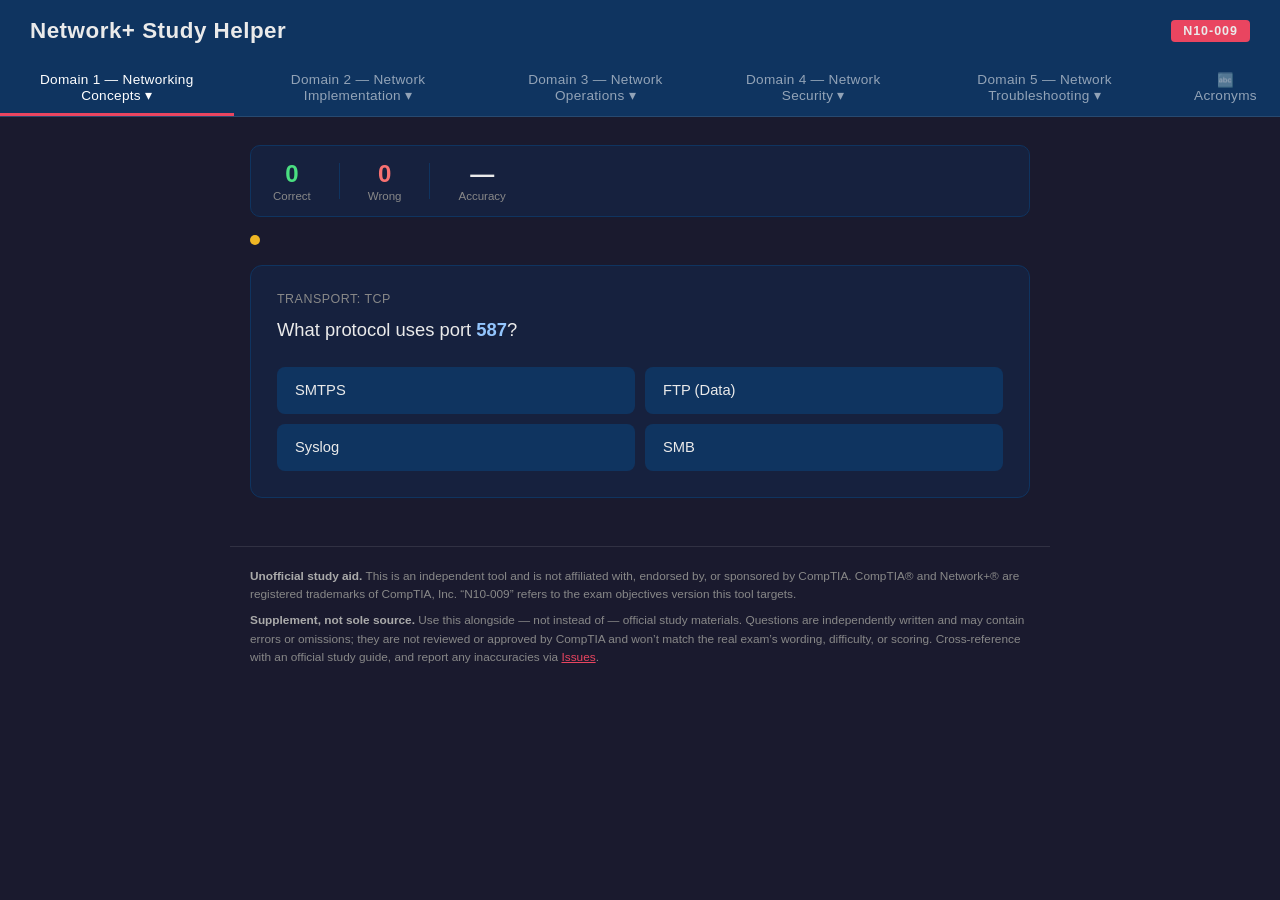
<file: index.html>
<!DOCTYPE html>
<html>
<head>
  <meta charset="utf-8">
  <meta http-equiv="refresh" content="0; url=networkplus.html">
  <title>Redirecting...</title>
</head>
<body>
  <a href="networkplus.html">Click here if not redirected</a>
</body>
</html>
</file>
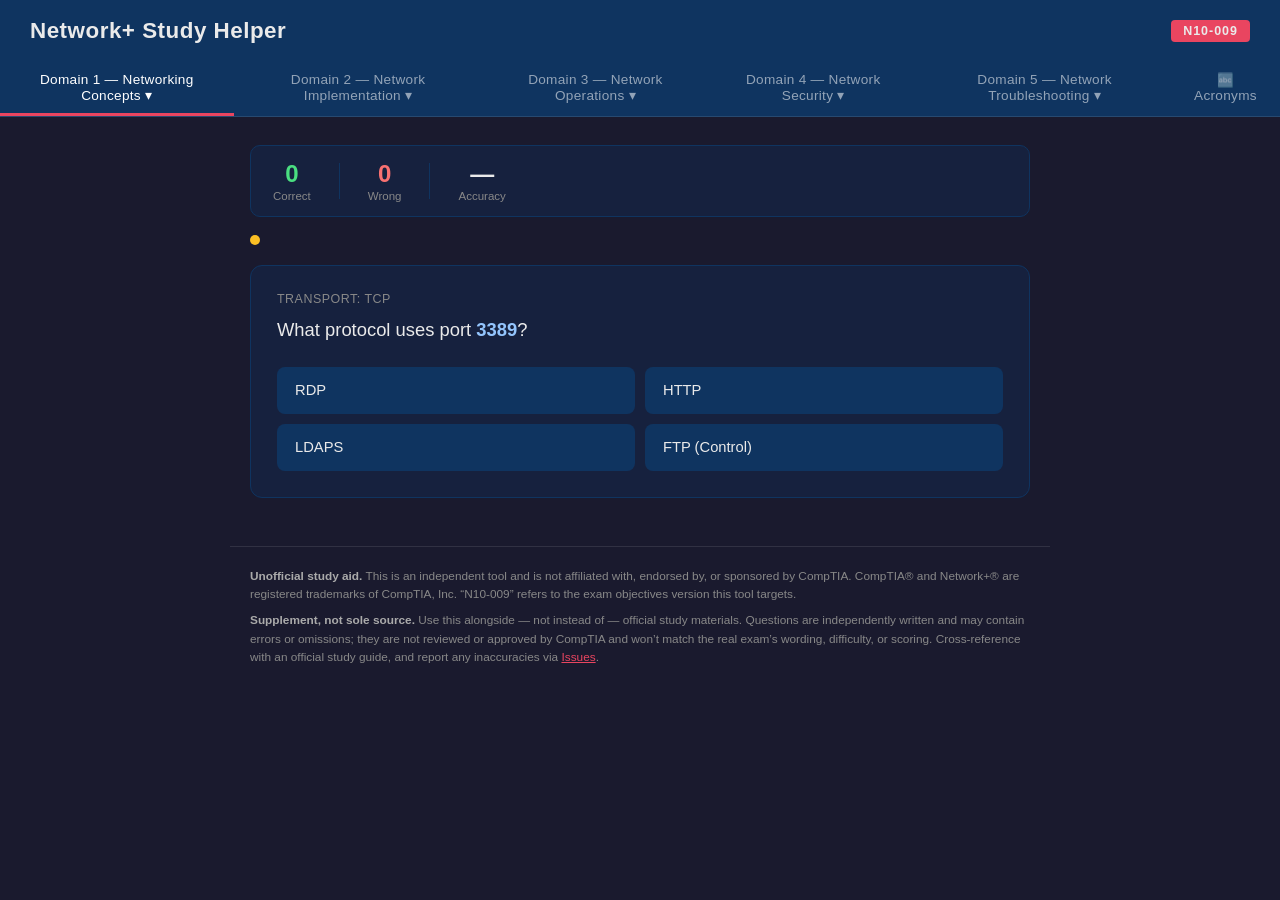
<file: networkplus.html>
<!DOCTYPE html>
<html lang="en">
<head>
  <meta charset="UTF-8">
  <meta name="viewport" content="width=device-width, initial-scale=1.0">
  <title>Network+ Study Helper</title>
  <link rel="stylesheet" href="networkplus.css">
</head>
<body>

<header>
  <h1>Network+ Study Helper</h1>
  <span class="badge">N10-009</span>
</header>

<nav id="domain-nav">
  <div class="domain-dropdown" id="dd-domain1">
    <button class="active" onclick="toggleDomainDropdown('domain1')">Domain 1 — Networking Concepts ▾</button>
    <div class="dropdown-menu" id="domain1-tabs">
      <button class="sec-btn active" onclick="selectSection('ports', 'domain1')">⚡ Ports &amp; Protocols</button>
      <button class="sec-btn" onclick="selectSection('cables', 'domain1')">🔌 Cable Standards</button>
      <button class="sec-btn" onclick="selectSection('classful', 'domain1')">📋 Classful IP</button>
      <button class="sec-btn" onclick="selectSection('fundamental', 'domain1')">🖧 Net Fundamentals</button>
      <button class="sec-btn" onclick="selectSection('cloud', 'domain1')">☁️ Cloud Concepts</button>
      <button class="sec-btn" onclick="selectSection('subnetting', 'domain1')">🧮 Subnetting</button>
    </div>
  </div>
  <div class="domain-dropdown" id="dd-domain2">
    <button onclick="toggleDomainDropdown('domain2')">Domain 2 — Network Implementation ▾</button>
    <div class="dropdown-menu" id="domain2-tabs">
      <button class="sec-btn" onclick="selectSection('routing', 'domain2')">🔀 Routing</button>
      <button class="sec-btn" onclick="selectSection('switching', 'domain2')">🔁 Switching/VLANs</button>
      <button class="sec-btn" onclick="selectSection('wireless', 'domain2')">📶 Wireless</button>
      <button class="sec-btn" onclick="selectSection('physical', 'domain2')">🏗️ Physical Install</button>
    </div>
  </div>
  <div class="domain-dropdown" id="dd-domain3">
    <button onclick="toggleDomainDropdown('domain3')">Domain 3 — Network Operations ▾</button>
    <div class="dropdown-menu" id="domain3-tabs">
      <button class="sec-btn" onclick="selectSection('orgproc', 'domain3')">📑 Org Processes</button>
      <button class="sec-btn" onclick="selectSection('monitoring', 'domain3')">📈 Monitoring</button>
      <button class="sec-btn" onclick="selectSection('dr', 'domain3')">🛟 DR Concepts</button>
      <button class="sec-btn" onclick="selectSection('services', 'domain3')">🌐 IPv4/IPv6 Services</button>
      <button class="sec-btn" onclick="selectSection('access', 'domain3')">🔑 Access &amp; Mgmt</button>
    </div>
  </div>
  <div class="domain-dropdown" id="dd-domain4">
    <button onclick="toggleDomainDropdown('domain4')">Domain 4 — Network Security ▾</button>
    <div class="dropdown-menu" id="domain4-tabs">
      <button class="sec-btn" onclick="selectSection('security', 'domain4')">🛡️ Security Concepts</button>
      <button class="sec-btn" onclick="selectSection('attacks', 'domain4')">💥 Attack Types</button>
      <button class="sec-btn" onclick="selectSection('defenses', 'domain4')">🔒 Security Defenses</button>
    </div>
  </div>
  <div class="domain-dropdown" id="dd-domain5">
    <button onclick="toggleDomainDropdown('domain5')">Domain 5 — Network Troubleshooting ▾</button>
    <div class="dropdown-menu" id="domain5-tabs">
      <button class="sec-btn" onclick="selectSection('troubleshoot', 'domain5')">🧭 Troubleshooting Methodology</button>
      <button class="sec-btn" onclick="selectSection('cabling', 'domain5')">🔌 Cabling & Physical Issues</button>
      <button class="sec-btn" onclick="selectSection('svcissues', 'domain5')">🛠️ Network Service Issues</button>
      <button class="sec-btn" onclick="selectSection('perf', 'domain5')">📉 Performance Issues</button>
      <button class="sec-btn" onclick="selectSection('tools', 'domain5')">🧰 Tools & Protocols</button>
    </div>
  </div>
  <div class="domain-dropdown" id="dd-acronyms">
    <button onclick="selectStandalone('acronyms')">🔤 Acronyms</button>
  </div>
</nav>

<main>

  <!-- ── Ports & Protocols ── -->
  <div id="ports" class="section active">
    <div class="score-bar">
      <div class="score-item s-correct"><div class="val" id="ports-correct">0</div><div class="lbl">Correct</div></div>
      <div class="score-divider"></div>
      <div class="score-item s-wrong"><div class="val" id="ports-wrong">0</div><div class="lbl">Wrong</div></div>
      <div class="score-divider"></div>
      <div class="score-item"><div class="val" id="ports-pct">—</div><div class="lbl">Accuracy</div></div>
    </div>
    <div class="progress-dots" id="ports-dots"></div>
    <div class="card">
      <div class="q-meta" id="ports-meta"></div>
      <div class="q-text" id="ports-question"></div>
      <div class="choices" id="ports-choices"></div>
      <div class="feedback" id="ports-feedback"></div>
      <button class="next-btn" id="ports-next" onclick="nextPortQ()">Next →</button>
    </div>
  </div>

  <!-- ── Cable Standards ── -->
  <div id="cables" class="section">
    <div class="score-bar">
      <div class="score-item s-correct"><div class="val" id="cables-correct">0</div><div class="lbl">Correct</div></div>
      <div class="score-divider"></div>
      <div class="score-item s-wrong"><div class="val" id="cables-wrong">0</div><div class="lbl">Wrong</div></div>
      <div class="score-divider"></div>
      <div class="score-item"><div class="val" id="cables-pct">—</div><div class="lbl">Accuracy</div></div>
    </div>
    <div class="progress-dots" id="cables-dots"></div>
    <div class="card">
      <div class="q-meta" id="cables-meta"></div>
      <div class="q-text" id="cables-question"></div>
      <div class="choices" id="cables-choices"></div>
      <div class="feedback" id="cables-feedback"></div>
      <button class="next-btn" id="cables-next" onclick="nextCableQ()">Next →</button>
    </div>
  </div>

  <!-- ── Classful IP ── -->
  <div id="classful" class="section">
    <div class="score-bar">
      <div class="score-item s-correct"><div class="val" id="classful-correct">0</div><div class="lbl">Correct</div></div>
      <div class="score-divider"></div>
      <div class="score-item s-wrong"><div class="val" id="classful-wrong">0</div><div class="lbl">Wrong</div></div>
      <div class="score-divider"></div>
      <div class="score-item"><div class="val" id="classful-pct">—</div><div class="lbl">Accuracy</div></div>
    </div>
    <div class="progress-dots" id="classful-dots"></div>
    <div class="card">
      <div class="q-meta" id="classful-meta"></div>
      <div class="q-text" id="classful-question"></div>
      <div class="choices" id="classful-choices"></div>
      <div class="feedback" id="classful-feedback"></div>
      <button class="next-btn" id="classful-next" onclick="nextClassfulQ()">Next →</button>
    </div>
  </div>

  <!-- ── Networking Fundamentals ── -->
  <div id="fundamental" class="section">
    <div class="score-bar">
      <div class="score-item s-correct"><div class="val" id="fundamental-correct">0</div><div class="lbl">Correct</div></div>
      <div class="score-divider"></div>
      <div class="score-item s-wrong"><div class="val" id="fundamental-wrong">0</div><div class="lbl">Wrong</div></div>
      <div class="score-divider"></div>
      <div class="score-item"><div class="val" id="fundamental-pct">—</div><div class="lbl">Accuracy</div></div>
    </div>
    <div class="progress-dots" id="fundamental-dots"></div>
    <div class="card">
      <div class="q-meta" id="fundamental-meta"></div>
      <div class="q-text" id="fundamental-question"></div>
      <div class="choices" id="fundamental-choices"></div>
      <div class="feedback" id="fundamental-feedback"></div>
      <button class="next-btn" id="fundamental-next" onclick="nextFundamentalQ()">Next →</button>
    </div>
  </div>

  <!-- ── Cloud Concepts ── -->
  <div id="cloud" class="section">
    <div class="score-bar">
      <div class="score-item s-correct"><div class="val" id="cloud-correct">0</div><div class="lbl">Correct</div></div>
      <div class="score-divider"></div>
      <div class="score-item s-wrong"><div class="val" id="cloud-wrong">0</div><div class="lbl">Wrong</div></div>
      <div class="score-divider"></div>
      <div class="score-item"><div class="val" id="cloud-pct">—</div><div class="lbl">Accuracy</div></div>
    </div>
    <div class="progress-dots" id="cloud-dots"></div>
    <div class="card">
      <div class="q-meta" id="cloud-meta"></div>
      <div class="q-text" id="cloud-question"></div>
      <div class="choices" id="cloud-choices"></div>
      <div class="feedback" id="cloud-feedback"></div>
      <button class="next-btn" id="cloud-next" onclick="nextCloudQ()">Next →</button>
    </div>
  </div>

  <!-- ── Subnetting ── -->
  <div id="subnetting" class="section">
    <div class="score-bar">
      <div class="score-item s-correct"><div class="val" id="subnet-correct">0</div><div class="lbl">Correct</div></div>
      <div class="score-divider"></div>
      <div class="score-item s-wrong"><div class="val" id="subnet-wrong">0</div><div class="lbl">Wrong</div></div>
      <div class="score-divider"></div>
      <div class="score-item"><div class="val" id="subnet-pct">—</div><div class="lbl">Accuracy</div></div>
    </div>
    <div class="card">
      <div class="q-meta" id="subnet-meta"></div>
      <div class="q-text" id="subnet-question"></div>
      <div class="subnet-row">
        <input type="text" id="subnet-answer" placeholder="Your answer…" autocomplete="off" spellcheck="false" />
        <div class="subnet-hint" id="subnet-hint"></div>
        <button class="submit-btn" onclick="checkSubnetQ()">Check Answer</button>
      </div>
      <div class="feedback" id="subnet-feedback"></div>
      <button class="next-btn" id="subnet-next" onclick="nextSubnetQ()">Next →</button>
    </div>
  </div>

  <!-- ── Switching / VLANs (2.2) ── -->
  <div id="switching" class="section">
    <div class="score-bar">
      <div class="score-item s-correct"><div class="val" id="switching-correct">0</div><div class="lbl">Correct</div></div>
      <div class="score-divider"></div>
      <div class="score-item s-wrong"><div class="val" id="switching-wrong">0</div><div class="lbl">Wrong</div></div>
      <div class="score-divider"></div>
      <div class="score-item"><div class="val" id="switching-pct">—</div><div class="lbl">Accuracy</div></div>
    </div>
    <div class="progress-dots" id="switching-dots"></div>
    <div class="card">
      <div class="q-meta" id="switching-meta"></div>
      <div class="q-text" id="switching-question"></div>
      <div class="choices" id="switching-choices"></div>
      <div class="feedback" id="switching-feedback"></div>
      <button class="next-btn" id="switching-next" onclick="nextSwitchingQ()">Next →</button>
    </div>
  </div>

  <!-- ── Wireless (2.3) ── -->
  <div id="wireless" class="section">
    <div class="score-bar">
      <div class="score-item s-correct"><div class="val" id="wireless-correct">0</div><div class="lbl">Correct</div></div>
      <div class="score-divider"></div>
      <div class="score-item s-wrong"><div class="val" id="wireless-wrong">0</div><div class="lbl">Wrong</div></div>
      <div class="score-divider"></div>
      <div class="score-item"><div class="val" id="wireless-pct">—</div><div class="lbl">Accuracy</div></div>
    </div>
    <div class="progress-dots" id="wireless-dots"></div>
    <div class="card">
      <div class="q-meta" id="wireless-meta"></div>
      <div class="q-text" id="wireless-question"></div>
      <div class="choices" id="wireless-choices"></div>
      <div class="feedback" id="wireless-feedback"></div>
      <button class="next-btn" id="wireless-next" onclick="nextWirelessQ()">Next →</button>
    </div>
  </div>

  <!-- ── Routing (2.1) ── -->
  <div id="routing" class="section">
    <div class="score-bar">
      <div class="score-item s-correct"><div class="val" id="routing-correct">0</div><div class="lbl">Correct</div></div>
      <div class="score-divider"></div>
      <div class="score-item s-wrong"><div class="val" id="routing-wrong">0</div><div class="lbl">Wrong</div></div>
      <div class="score-divider"></div>
      <div class="score-item"><div class="val" id="routing-pct">—</div><div class="lbl">Accuracy</div></div>
    </div>
    <div class="progress-dots" id="routing-dots"></div>
    <div class="card">
      <div class="q-meta" id="routing-meta"></div>
      <div class="q-text" id="routing-question"></div>
      <div class="choices" id="routing-choices"></div>
      <div class="feedback" id="routing-feedback"></div>
      <button class="next-btn" id="routing-next" onclick="nextRoutingQ()">Next →</button>
    </div>
  </div>


  <!-- ── Physical Installations (2.4) ── -->
  <div id="physical" class="section">
    <div class="score-bar">
      <div class="score-item s-correct"><div class="val" id="physical-correct">0</div><div class="lbl">Correct</div></div>
      <div class="score-divider"></div>
      <div class="score-item s-wrong"><div class="val" id="physical-wrong">0</div><div class="lbl">Wrong</div></div>
      <div class="score-divider"></div>
      <div class="score-item"><div class="val" id="physical-pct">—</div><div class="lbl">Accuracy</div></div>
    </div>
    <div class="progress-dots" id="physical-dots"></div>
    <div class="card">
      <div class="q-meta" id="physical-meta"></div>
      <div class="q-text" id="physical-question"></div>
      <div class="choices" id="physical-choices"></div>
      <div class="feedback" id="physical-feedback"></div>
      <button class="next-btn" id="physical-next" onclick="nextPhysicalQ()">Next →</button>
    </div>
  </div>

  <!-- ── Organizational Processes & Procedures (3.1) ── -->
  <div id="orgproc" class="section">
    <div class="score-bar">
      <div class="score-item s-correct"><div class="val" id="orgproc-correct">0</div><div class="lbl">Correct</div></div>
      <div class="score-divider"></div>
      <div class="score-item s-wrong"><div class="val" id="orgproc-wrong">0</div><div class="lbl">Wrong</div></div>
      <div class="score-divider"></div>
      <div class="score-item"><div class="val" id="orgproc-pct">—</div><div class="lbl">Accuracy</div></div>
    </div>
    <div class="progress-dots" id="orgproc-dots"></div>
    <div class="card">
      <div class="q-meta" id="orgproc-meta"></div>
      <div class="q-text" id="orgproc-question"></div>
      <div class="choices" id="orgproc-choices"></div>
      <div class="feedback" id="orgproc-feedback"></div>
      <button class="next-btn" id="orgproc-next" onclick="nextOrgProcQ()">Next →</button>
    </div>
  </div>

  <!-- ── Network Monitoring Technologies (3.2) ── -->
  <div id="monitoring" class="section">
    <div class="score-bar">
      <div class="score-item s-correct"><div class="val" id="monitoring-correct">0</div><div class="lbl">Correct</div></div>
      <div class="score-divider"></div>
      <div class="score-item s-wrong"><div class="val" id="monitoring-wrong">0</div><div class="lbl">Wrong</div></div>
      <div class="score-divider"></div>
      <div class="score-item"><div class="val" id="monitoring-pct">—</div><div class="lbl">Accuracy</div></div>
    </div>
    <div class="progress-dots" id="monitoring-dots"></div>
    <div class="card">
      <div class="q-meta" id="monitoring-meta"></div>
      <div class="q-text" id="monitoring-question"></div>
      <div class="choices" id="monitoring-choices"></div>
      <div class="feedback" id="monitoring-feedback"></div>
      <button class="next-btn" id="monitoring-next" onclick="nextMonitoringQ()">Next →</button>
    </div>
  </div>

  <!-- ── Disaster Recovery Concepts (3.3) ── -->
  <div id="dr" class="section">
    <div class="score-bar">
      <div class="score-item s-correct"><div class="val" id="dr-correct">0</div><div class="lbl">Correct</div></div>
      <div class="score-divider"></div>
      <div class="score-item s-wrong"><div class="val" id="dr-wrong">0</div><div class="lbl">Wrong</div></div>
      <div class="score-divider"></div>
      <div class="score-item"><div class="val" id="dr-pct">—</div><div class="lbl">Accuracy</div></div>
    </div>
    <div class="progress-dots" id="dr-dots"></div>
    <div class="card">
      <div class="q-meta" id="dr-meta"></div>
      <div class="q-text" id="dr-question"></div>
      <div class="choices" id="dr-choices"></div>
      <div class="feedback" id="dr-feedback"></div>
      <button class="next-btn" id="dr-next" onclick="nextDrQ()">Next →</button>
    </div>
  </div>

  <!-- ── IPv4 and IPv6 Network Services (3.4) ── -->
  <div id="services" class="section">
    <div class="score-bar">
      <div class="score-item s-correct"><div class="val" id="services-correct">0</div><div class="lbl">Correct</div></div>
      <div class="score-divider"></div>
      <div class="score-item s-wrong"><div class="val" id="services-wrong">0</div><div class="lbl">Wrong</div></div>
      <div class="score-divider"></div>
      <div class="score-item"><div class="val" id="services-pct">—</div><div class="lbl">Accuracy</div></div>
    </div>
    <div class="progress-dots" id="services-dots"></div>
    <div class="card">
      <div class="q-meta" id="services-meta"></div>
      <div class="q-text" id="services-question"></div>
      <div class="choices" id="services-choices"></div>
      <div class="feedback" id="services-feedback"></div>
      <button class="next-btn" id="services-next" onclick="nextServicesQ()">Next →</button>
    </div>
  </div>

  <div id="access" class="section">
    <div class="score-bar">
      <div class="score-item s-correct"><div class="val" id="access-correct">0</div><div class="lbl">Correct</div></div>
      <div class="score-divider"></div>
      <div class="score-item s-wrong"><div class="val" id="access-wrong">0</div><div class="lbl">Wrong</div></div>
      <div class="score-divider"></div>
      <div class="score-item"><div class="val" id="access-pct">—</div><div class="lbl">Accuracy</div></div>
    </div>
    <div class="progress-dots" id="access-dots"></div>
    <div class="card">
      <div class="q-meta" id="access-meta"></div>
      <div class="q-text" id="access-question"></div>
      <div class="choices" id="access-choices"></div>
      <div class="feedback" id="access-feedback"></div>
      <button class="next-btn" id="access-next" onclick="nextAccessQ()">Next →</button>
    </div>
  </div>

  <!-- ── Basic Network Security Concepts (4.1) ── -->
  <div id="security" class="section">
    <div class="score-bar">
      <div class="score-item s-correct"><div class="val" id="security-correct">0</div><div class="lbl">Correct</div></div>
      <div class="score-divider"></div>
      <div class="score-item s-wrong"><div class="val" id="security-wrong">0</div><div class="lbl">Wrong</div></div>
      <div class="score-divider"></div>
      <div class="score-item"><div class="val" id="security-pct">—</div><div class="lbl">Accuracy</div></div>
    </div>
    <div class="progress-dots" id="security-dots"></div>
    <div class="card">
      <div class="q-meta" id="security-meta"></div>
      <div class="q-text" id="security-question"></div>
      <div class="choices" id="security-choices"></div>
      <div class="feedback" id="security-feedback"></div>
      <button class="next-btn" id="security-next" onclick="nextSecurityQ()">Next →</button>
    </div>
  </div>

  <!-- ── Attack Types (4.2) ── -->
  <div id="attacks" class="section">
    <div class="score-bar">
      <div class="score-item s-correct"><div class="val" id="attacks-correct">0</div><div class="lbl">Correct</div></div>
      <div class="score-divider"></div>
      <div class="score-item s-wrong"><div class="val" id="attacks-wrong">0</div><div class="lbl">Wrong</div></div>
      <div class="score-divider"></div>
      <div class="score-item"><div class="val" id="attacks-pct">—</div><div class="lbl">Accuracy</div></div>
    </div>
    <div class="progress-dots" id="attacks-dots"></div>
    <div class="card">
      <div class="q-meta" id="attacks-meta"></div>
      <div class="q-text" id="attacks-question"></div>
      <div class="choices" id="attacks-choices"></div>
      <div class="feedback" id="attacks-feedback"></div>
      <button class="next-btn" id="attacks-next" onclick="nextAttackQ()">Next →</button>
    </div>
  </div>

  <!-- ── Security Features, Defense Techniques, Solutions (4.3) ── -->
  <div id="defenses" class="section">
    <div class="score-bar">
      <div class="score-item s-correct"><div class="val" id="defenses-correct">0</div><div class="lbl">Correct</div></div>
      <div class="score-divider"></div>
      <div class="score-item s-wrong"><div class="val" id="defenses-wrong">0</div><div class="lbl">Wrong</div></div>
      <div class="score-divider"></div>
      <div class="score-item"><div class="val" id="defenses-pct">—</div><div class="lbl">Accuracy</div></div>
    </div>
    <div class="progress-dots" id="defenses-dots"></div>
    <div class="card">
      <div class="q-meta" id="defenses-meta"></div>
      <div class="q-text" id="defenses-question"></div>
      <div class="choices" id="defenses-choices"></div>
      <div class="feedback" id="defenses-feedback"></div>
      <button class="next-btn" id="defenses-next" onclick="nextDefenseQ()">Next →</button>
    </div>
  </div>

  <!-- ── Troubleshooting Methodology (5.1) ── -->
  <div id="troubleshoot" class="section">
    <div class="score-bar">
      <div class="score-item s-correct"><div class="val" id="troubleshoot-correct">0</div><div class="lbl">Correct</div></div>
      <div class="score-divider"></div>
      <div class="score-item s-wrong"><div class="val" id="troubleshoot-wrong">0</div><div class="lbl">Wrong</div></div>
      <div class="score-divider"></div>
      <div class="score-item"><div class="val" id="troubleshoot-pct">—</div><div class="lbl">Accuracy</div></div>
    </div>
    <div class="progress-dots" id="troubleshoot-dots"></div>
    <div class="card">
      <div class="q-meta" id="troubleshoot-meta"></div>
      <div class="q-text" id="troubleshoot-question"></div>
      <div class="choices" id="troubleshoot-choices"></div>
      <div class="feedback" id="troubleshoot-feedback"></div>
      <button class="next-btn" id="troubleshoot-next" onclick="nextTroubleshootQ()">Next →</button>
    </div>
  </div>

  <!-- ── Cabling & Physical Interface Issues (5.2) ── -->
  <div id="cabling" class="section">
    <div class="score-bar">
      <div class="score-item s-correct"><div class="val" id="cabling-correct">0</div><div class="lbl">Correct</div></div>
      <div class="score-divider"></div>
      <div class="score-item s-wrong"><div class="val" id="cabling-wrong">0</div><div class="lbl">Wrong</div></div>
      <div class="score-divider"></div>
      <div class="score-item"><div class="val" id="cabling-pct">—</div><div class="lbl">Accuracy</div></div>
    </div>
    <div class="progress-dots" id="cabling-dots"></div>
    <div class="card">
      <div class="q-meta" id="cabling-meta"></div>
      <div class="q-text" id="cabling-question"></div>
      <div class="choices" id="cabling-choices"></div>
      <div class="feedback" id="cabling-feedback"></div>
      <button class="next-btn" id="cabling-next" onclick="nextCablingQ()">Next →</button>
    </div>
  </div>

  <!-- ── Network Service Issues (5.3) ── -->
  <div id="svcissues" class="section">
    <div class="score-bar">
      <div class="score-item s-correct"><div class="val" id="svcissues-correct">0</div><div class="lbl">Correct</div></div>
      <div class="score-divider"></div>
      <div class="score-item s-wrong"><div class="val" id="svcissues-wrong">0</div><div class="lbl">Wrong</div></div>
      <div class="score-divider"></div>
      <div class="score-item"><div class="val" id="svcissues-pct">—</div><div class="lbl">Accuracy</div></div>
    </div>
    <div class="progress-dots" id="svcissues-dots"></div>
    <div class="card">
      <div class="q-meta" id="svcissues-meta"></div>
      <div class="q-text" id="svcissues-question"></div>
      <div class="choices" id="svcissues-choices"></div>
      <div class="feedback" id="svcissues-feedback"></div>
      <button class="next-btn" id="svcissues-next" onclick="nextSvcIssueQ()">Next →</button>
    </div>
  </div>

  <!-- ── Performance Issues (5.4) ── -->
  <div id="perf" class="section">
    <div class="score-bar">
      <div class="score-item s-correct"><div class="val" id="perf-correct">0</div><div class="lbl">Correct</div></div>
      <div class="score-divider"></div>
      <div class="score-item s-wrong"><div class="val" id="perf-wrong">0</div><div class="lbl">Wrong</div></div>
      <div class="score-divider"></div>
      <div class="score-item"><div class="val" id="perf-pct">—</div><div class="lbl">Accuracy</div></div>
    </div>
    <div class="progress-dots" id="perf-dots"></div>
    <div class="card">
      <div class="q-meta" id="perf-meta"></div>
      <div class="q-text" id="perf-question"></div>
      <div class="choices" id="perf-choices"></div>
      <div class="feedback" id="perf-feedback"></div>
      <button class="next-btn" id="perf-next" onclick="nextPerfQ()">Next →</button>
    </div>
  </div>

  <!-- ── Tools & Protocols (5.5) ── -->
  <div id="tools" class="section">
    <div class="score-bar">
      <div class="score-item s-correct"><div class="val" id="tools-correct">0</div><div class="lbl">Correct</div></div>
      <div class="score-divider"></div>
      <div class="score-item s-wrong"><div class="val" id="tools-wrong">0</div><div class="lbl">Wrong</div></div>
      <div class="score-divider"></div>
      <div class="score-item"><div class="val" id="tools-pct">—</div><div class="lbl">Accuracy</div></div>
    </div>
    <div class="progress-dots" id="tools-dots"></div>
    <div class="card">
      <div class="q-meta" id="tools-meta"></div>
      <div class="q-text" id="tools-question"></div>
      <div class="choices" id="tools-choices"></div>
      <div class="feedback" id="tools-feedback"></div>
      <button class="next-btn" id="tools-next" onclick="nextToolsQ()">Next →</button>
    </div>
  </div>

  <!-- ── Acronyms (N10-009 acronym appendix) ── -->
  <div id="acronyms" class="section">
    <div class="score-bar">
      <div class="score-item s-correct"><div class="val" id="acronym-correct">0</div><div class="lbl">Correct</div></div>
      <div class="score-divider"></div>
      <div class="score-item s-wrong"><div class="val" id="acronym-wrong">0</div><div class="lbl">Wrong</div></div>
      <div class="score-divider"></div>
      <div class="score-item"><div class="val" id="acronym-pct">—</div><div class="lbl">Accuracy</div></div>
    </div>
    <div class="progress-dots" id="acronym-dots"></div>
    <div class="card">
      <div class="q-meta" id="acronym-meta"></div>
      <div class="q-text" id="acronym-question"></div>
      <div class="choices" id="acronym-choices"></div>
      <div class="feedback" id="acronym-feedback"></div>
      <button class="next-btn" id="acronym-next" onclick="nextAcronymQ()">Next →</button>
    </div>
  </div>

</main>

<footer id="disclaimer">
  <p><strong>Unofficial study aid.</strong> This is an independent tool and is not affiliated with,
  endorsed by, or sponsored by CompTIA. CompTIA&reg; and Network+&reg; are registered trademarks of
  CompTIA, Inc. &ldquo;N10-009&rdquo; refers to the exam objectives version this tool targets.</p>
  <p><strong>Supplement, not sole source.</strong> Use this alongside &mdash; not instead of &mdash;
  official study materials. Questions are independently written and may contain errors or omissions;
  they are not reviewed or approved by CompTIA and won&rsquo;t match the real exam&rsquo;s wording,
  difficulty, or scoring. Cross-reference with an official study guide, and report any inaccuracies
  via <a href="https://github.com/tbzeff/ClaudeNetwork-Helper/issues">Issues</a>.</p>
</footer>

<script src="networkplus.js"></script>
</body>
</html>
</file>
<file: networkplus.css>
:root {
  --bg: #1a1a2e;
  --card: #16213e;
  --accent: #0f3460;
  --highlight: #e94560;
  --text: #eaeaea;
  --muted: #888;
  --green: #4ade80;
  --red: #f87171;
  --yellow: #fbbf24;
}

* { box-sizing: border-box; margin: 0; padding: 0; }
body { background: var(--bg); color: var(--text); font-family: 'Segoe UI', sans-serif; min-height: 100vh; }

/* ── Header ── */
header {
  background: var(--accent);
  padding: 18px 30px;
  display: flex;
  align-items: center;
  justify-content: space-between;
}
header h1 { font-size: 1.4rem; letter-spacing: 0.5px; }
header .badge {
  background: var(--highlight);
  padding: 4px 12px;
  border-radius: 4px;
  font-size: 0.78rem;
  font-weight: bold;
  letter-spacing: 1px;
}

/* ── Domain nav (top level) ── */
#domain-nav {
  display: flex;
  background: var(--accent);
  border-bottom: 1px solid rgba(255,255,255,0.1);
}
.domain-dropdown {
  position: relative;
}
.domain-dropdown > button {
  padding: 10px 22px;
  background: none;
  border: none;
  border-bottom: 3px solid transparent;
  color: rgba(255,255,255,0.55);
  cursor: pointer;
  font-size: 0.85rem;
  font-weight: 500;
  letter-spacing: 0.3px;
  transition: all 0.15s;
}
.domain-dropdown > button.active { color: #fff; border-bottom-color: var(--highlight); }
.domain-dropdown > button:hover { color: #fff; background: rgba(255,255,255,0.08); }

/* ── Section dropdown menu ── */
.dropdown-menu {
  display: none;
  position: absolute;
  top: 100%;
  left: 0;
  z-index: 100;
  background: var(--card);
  border: 1px solid rgba(255,255,255,0.1);
  border-top: 2px solid var(--highlight);
  border-radius: 0 0 6px 6px;
  box-shadow: 0 6px 20px rgba(0,0,0,0.4);
  min-width: 200px;
  flex-direction: column;
}
.dropdown-menu.open { display: flex; }
.sec-btn {
  padding: 11px 18px;
  background: none;
  border: none;
  border-left: 3px solid transparent;
  color: var(--muted);
  cursor: pointer;
  font-size: 0.88rem;
  white-space: nowrap;
  text-align: left;
  transition: all 0.15s;
}
.sec-btn.active { color: var(--text); border-left-color: var(--highlight); font-weight: 600; background: rgba(255,255,255,0.04); }
.sec-btn:hover:not(.active) { color: var(--text); background: rgba(255,255,255,0.06); }

/* ── Layout ── */
main { max-width: 820px; margin: 0 auto; padding: 28px 20px; }
.section { display: none; }
.section.active { display: block; }

/* ── Card ── */
.card {
  background: var(--card);
  border-radius: 12px;
  padding: 26px;
  margin-bottom: 20px;
  border: 1px solid var(--accent);
}

/* ── Score bar ── */
.score-bar {
  display: flex;
  gap: 24px;
  align-items: center;
  padding: 14px 22px;
  background: var(--card);
  border-radius: 10px;
  margin-bottom: 18px;
  border: 1px solid var(--accent);
}
.score-item { text-align: center; }
.score-item .val { font-size: 1.5rem; font-weight: 700; }
.score-item .lbl { font-size: 0.72rem; color: var(--muted); margin-top: 2px; }
.score-item.s-correct .val { color: var(--green); }
.score-item.s-wrong .val { color: var(--red); }
.score-divider { width: 1px; height: 36px; background: var(--accent); margin: 0 4px; }

/* ── Progress dots ── */
.progress-dots { display: flex; gap: 5px; flex-wrap: wrap; margin-bottom: 16px; min-height: 14px; }
.dot { width: 10px; height: 10px; border-radius: 50%; background: var(--accent); flex-shrink: 0; }
.dot.correct { background: var(--green); }
.dot.wrong   { background: var(--red); }
.dot.current { background: var(--yellow); animation: pulse 1s infinite; }
@keyframes pulse { 0%,100% { opacity: 1; } 50% { opacity: 0.5; } }

/* ── Question ── */
.q-meta { font-size: 0.78rem; color: var(--muted); margin-bottom: 10px; text-transform: uppercase; letter-spacing: 0.5px; }
.q-text { font-size: 1.15rem; margin-bottom: 22px; line-height: 1.55; }
strong { color: #93c5fd; }

/* ── Multiple choice ── */
.choices { display: grid; grid-template-columns: 1fr 1fr; gap: 10px; }
.choice-btn {
  padding: 12px 16px;
  background: var(--accent);
  border: 2px solid transparent;
  color: var(--text);
  border-radius: 8px;
  cursor: pointer;
  font-size: 0.92rem;
  text-align: left;
  transition: border-color 0.12s, background 0.12s;
  line-height: 1.3;
}
.choice-btn:hover:not(:disabled) { border-color: var(--highlight); }
.choice-btn.correct { background: #14532d; border-color: var(--green) !important; }
.choice-btn.wrong   { background: #7f1d1d; border-color: var(--red) !important; }
.choice-btn:disabled { cursor: default; opacity: 0.85; }

/* ── Feedback ── */
.feedback {
  padding: 12px 16px;
  border-radius: 8px;
  margin-top: 16px;
  font-weight: 600;
  font-size: 0.95rem;
  display: none;
}
.feedback.correct { background: #14532d; color: var(--green); }
.feedback.wrong   { background: #7f1d1d; color: var(--red); }

/* ── Next button ── */
.next-btn {
  margin-top: 14px;
  padding: 10px 26px;
  background: var(--highlight);
  border: none;
  color: #fff;
  border-radius: 8px;
  cursor: pointer;
  font-size: 0.95rem;
  display: none;
  transition: opacity 0.15s;
}
.next-btn:hover { opacity: 0.85; }

/* ── Subnetting input ── */
.subnet-row { display: flex; flex-direction: column; gap: 10px; margin-top: 6px; }
.subnet-row input {
  padding: 12px 16px;
  background: var(--accent);
  border: 2px solid transparent;
  color: var(--text);
  border-radius: 8px;
  font-size: 1rem;
  font-family: 'Consolas', monospace;
  max-width: 320px;
  transition: border-color 0.12s;
}
.subnet-row input:focus { outline: none; border-color: var(--highlight); }
.subnet-row input.correct { border-color: var(--green); background: #14532d; }
.subnet-row input.wrong   { border-color: var(--red);   background: #7f1d1d; }
.subnet-hint { font-size: 0.82rem; color: var(--muted); }
.submit-btn {
  padding: 11px 26px;
  background: var(--highlight);
  border: none;
  color: #fff;
  border-radius: 8px;
  cursor: pointer;
  font-size: 0.95rem;
  align-self: flex-start;
  margin-top: 2px;
  transition: opacity 0.15s;
}
.submit-btn:hover { opacity: 0.85; }

/* ── Disclaimer footer ── */
#disclaimer {
  max-width: 820px;
  margin: 0 auto;
  padding: 20px 20px 34px;
  border-top: 1px solid rgba(255,255,255,0.1);
  color: var(--muted);
  font-size: 0.74rem;
  line-height: 1.55;
}
#disclaimer p + p { margin-top: 8px; }
#disclaimer strong { color: #aaa; }
#disclaimer a { color: var(--highlight); }

/* ── Mobile: horizontally scrollable domain nav ── */
@media (max-width: 640px) {
  #domain-nav {
    overflow-x: auto;
    overflow-y: hidden;
    -webkit-overflow-scrolling: touch;
  }
  .domain-dropdown { flex: 0 0 auto; }              /* keep buttons on one row */
  .domain-dropdown > button { white-space: nowrap; padding: 10px 16px; }

  /* The scrolling nav clips its children, so pin the open dropdown to the
     viewport instead. --menu-top is set by toggleDomainDropdown() on open. */
  .dropdown-menu {
    position: fixed;
    top: var(--menu-top, 100%);
    left: 0;
    right: 0;
    min-width: 0;
    border-left: none;
    border-right: none;
    border-radius: 0;
  }
}
</file>
